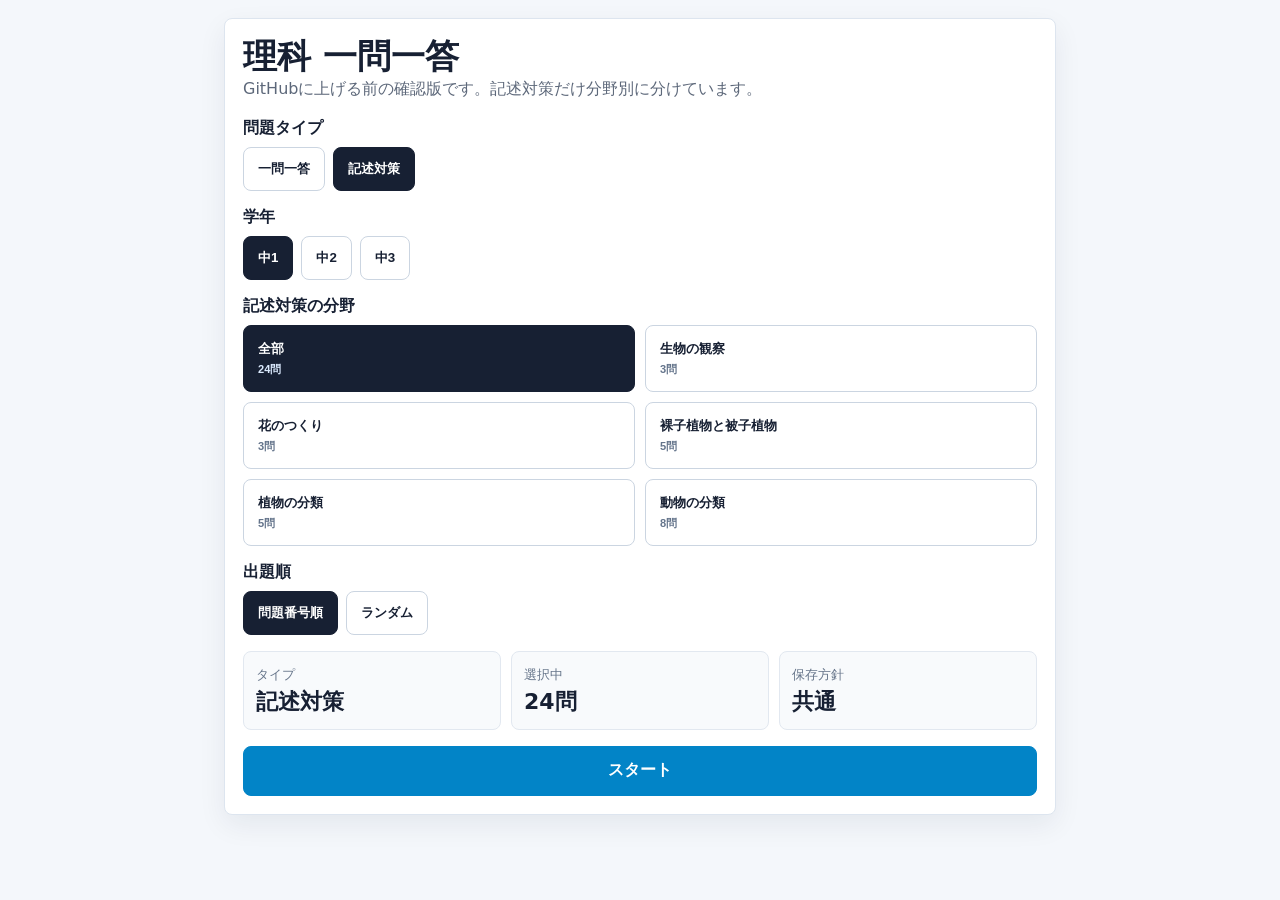
<file: science-quiz-before-github.html>
<!doctype html>
<html lang="ja">
<head>
  <meta charset="utf-8">
  <meta name="viewport" content="width=device-width, initial-scale=1">
  <title>理科アプリ GitHub前確認版</title>
  <style>
    * { box-sizing: border-box; }
    body {
      margin: 0;
      min-height: 100vh;
      font-family: system-ui, -apple-system, BlinkMacSystemFont, "Noto Sans JP", sans-serif;
      background: #f4f7fb;
      color: #172033;
    }
    main {
      width: min(860px, 100%);
      margin: 0 auto;
      padding: 18px 14px 36px;
    }
    .card {
      background: #fff;
      border: 1px solid #dde5ef;
      border-radius: 8px;
      padding: 18px;
      box-shadow: 0 10px 28px rgba(20, 31, 50, .07);
    }
    .stack { display: grid; gap: 16px; }
    .row {
      display: flex;
      align-items: center;
      justify-content: space-between;
      gap: 12px;
      flex-wrap: wrap;
    }
    h1, h2, p { margin: 0; }
    h1 { font-size: clamp(24px, 5vw, 34px); line-height: 1.15; }
    h2 { font-size: 16px; margin-bottom: 8px; }
    p { color: #5d687a; line-height: 1.6; }
    .muted { color: #66758a; font-size: 13px; }
    .controls {
      display: flex;
      flex-wrap: wrap;
      gap: 8px;
    }
    button {
      border: 1px solid #cbd5e1;
      border-radius: 8px;
      background: #fff;
      min-height: 44px;
      padding: 10px 14px;
      color: #172033;
      font-weight: 800;
      cursor: pointer;
    }
    button.active {
      background: #172033;
      border-color: #172033;
      color: #fff;
    }
    button.primary {
      background: #0284c7;
      border-color: #0284c7;
      color: #fff;
      width: 100%;
      min-height: 50px;
      font-size: 16px;
    }
    button:disabled { opacity: .45; cursor: not-allowed; }
    .grid {
      display: grid;
      grid-template-columns: repeat(2, minmax(0, 1fr));
      gap: 10px;
    }
    .category {
      text-align: left;
      height: auto;
      padding: 14px;
    }
    .category small {
      display: block;
      margin-top: 4px;
      color: #64748b;
      font-weight: 800;
    }
    button.active small { color: #dbeafe; }
    .summary {
      display: grid;
      grid-template-columns: repeat(3, minmax(0, 1fr));
      gap: 10px;
    }
    .stat {
      border: 1px solid #e2e8f0;
      border-radius: 8px;
      padding: 12px;
      background: #f8fafc;
    }
    .stat b { display: block; font-size: 22px; margin-top: 3px; }
    .question {
      border-left: 4px solid #0284c7;
      padding-left: 14px;
    }
    .choices {
      display: grid;
      grid-template-columns: repeat(2, minmax(0, 1fr));
      gap: 10px;
    }
    .choice {
      text-align: left;
      min-height: 58px;
      line-height: 1.5;
    }
    .correct { background: #dcfce7; border-color: #22c55e; }
    .wrong { background: #fee2e2; border-color: #ef4444; }
    .notice {
      background: #eff6ff;
      border: 1px solid #bfdbfe;
      color: #1e3a8a;
      border-radius: 8px;
      padding: 12px;
      font-size: 14px;
      line-height: 1.6;
    }
    @media (max-width: 640px) {
      .grid, .choices, .summary { grid-template-columns: 1fr; }
      .card { padding: 14px; }
    }
  </style>
</head>
<body>
  <main>
    <div id="app" class="card stack"></div>
  </main>

  <script>
    const shortAnswerQuestions = [
      {
        no: 1,
        unit: "花のつくり",
        question: "花粉がめしべの柱頭につくことを何というか。",
        answer: "受粉",
        choices: ["受粉", "発芽", "蒸散", "呼吸"]
      },
      {
        no: 2,
        unit: "植物の分類",
        question: "子葉が1枚の被子植物のなかまを何というか。",
        answer: "単子葉類",
        choices: ["単子葉類", "双子葉類", "裸子植物", "シダ植物"]
      },
      {
        no: 3,
        unit: "動物の分類",
        question: "背骨をもつ動物を何というか。",
        answer: "セキツイ動物",
        choices: ["セキツイ動物", "無セキツイ動物", "節足動物", "軟体動物"]
      }
    ];

    const descriptiveQuestions = [
      ["生物の観察", "動かせるものをルーペで観察するとき、よく見える位置をさがす方法として正しいものはどれか。", "ルーペを目に近づけ、観察するものを前後に動かす。", ["ルーペを観察するものに押しつける。", "ルーペを目から遠ざけ、顔だけを前後に動かす。", "ルーペを太陽に向けてから観察する。"]],
      ["生物の観察", "顕微鏡の観察を低倍率から始める理由として正しいものはどれか。", "低倍率の方が見える範囲が広く、観察したいものを見つけやすいから。", ["低倍率の方が必ず細部まではっきり見えるから。", "低倍率の方がプレパラートを使わなくてよいから。", "低倍率の方が対物レンズが不要だから。"]],
      ["生物の観察", "接眼レンズをのぞきながら対物レンズとプレパラートを近づけてはいけない理由として正しいものはどれか。", "対物レンズやプレパラートをこわすことを防ぐため。", ["見える範囲が広くなりすぎるため。", "光が強くなりすぎるため。", "倍率が低くなってしまうため。"]],
      ["花のつくり", "花の内側から外側への並びとして正しいものはどれか。", "めしべ、おしべ、花弁、がく", ["がく、花弁、おしべ、めしべ", "おしべ、めしべ、がく、花弁", "花弁、がく、めしべ、おしべ"]],
      ["花のつくり", "受粉とはどのようなことか。", "花粉がめしべの柱頭につくこと。", ["胚珠が果実になること。", "子房が種子になること。", "花弁が開くこと。"]],
      ["花のつくり", "サクラで受粉が起こった後、胚珠と子房はそれぞれどうなるか。", "胚珠は種子になり、子房は果実になる。", ["胚珠は果実になり、子房は種子になる。", "胚珠は花粉になり、子房は柱頭になる。", "胚珠は葉になり、子房は根になる。"]],
      ["裸子植物と被子植物", "裸子植物の説明として正しいものはどれか。", "胚珠が子房に包まれていない植物。", ["胚珠が子房に包まれている植物。", "種子をつくらず胞子だけでふえる植物。", "花粉をつくらない植物。"]],
      ["裸子植物と被子植物", "アブラナは果実ができ、マツは果実ができない理由として正しいものはどれか。", "アブラナには子房があり、子房が果実になるが、マツには子房がないから。", ["アブラナには胚珠がなく、マツには胚珠があるから。", "アブラナは裸子植物で、マツは被子植物だから。", "アブラナは受粉せず、マツだけが受粉するから。"]],
      ["裸子植物と被子植物", "単子葉類と双子葉類の子葉の数のちがいとして正しいものはどれか。", "単子葉類は1枚、双子葉類は2枚。", ["単子葉類は2枚、双子葉類は1枚。", "単子葉類も双子葉類も1枚。", "単子葉類も双子葉類も2枚。"]],
      ["裸子植物と被子植物", "単子葉類と双子葉類の葉脈の特徴として正しいものはどれか。", "単子葉類は平行脈、双子葉類は網状脈。", ["単子葉類は網状脈、双子葉類は平行脈。", "単子葉類も双子葉類も平行脈。", "単子葉類も双子葉類も網状脈。"]],
      ["裸子植物と被子植物", "単子葉類と双子葉類の根のつくりとして正しいものはどれか。", "単子葉類はひげ根、双子葉類は主根と側根。", ["単子葉類は主根と側根、双子葉類はひげ根。", "単子葉類も双子葉類もひげ根。", "単子葉類も双子葉類も主根と側根。"]],
      ["植物の分類", "シダ植物とコケ植物のからだのつくりのちがいとして正しいものはどれか。", "シダ植物には葉・茎・根の区別があるが、コケ植物には葉・茎・根の区別がない。", ["シダ植物には葉・茎・根の区別がないが、コケ植物にはある。", "シダ植物もコケ植物も葉・茎・根の区別がある。", "シダ植物もコケ植物も葉・茎・根の区別がない。"]],
      ["植物の分類", "ゼニゴケの胞子はどこでつくられるか。", "雌株でつくられる。", ["雄株でつくられる。", "根でつくられる。", "花弁でつくられる。"]],
      ["植物の分類", "コケ植物の仮根のはたらきとして正しいものはどれか。", "からだを地面などに固定する。", ["水や養分を運ぶ管としてはたらく。", "花粉をつくる。", "種子をつくる。"]],
      ["植物の分類", "種子植物を2つのなかまに分類する基準として正しいものはどれか。", "胚珠が子房に包まれているかどうか。", ["葉の色が濃いか薄いか。", "花が大きいか小さいか。", "根が長いか短いか。"]],
      ["植物の分類", "単子葉類の葉脈と根のつくりとして正しいものはどれか。", "葉脈は平行脈で、根はひげ根である。", ["葉脈は網状脈で、根は主根と側根である。", "葉脈は平行脈で、根は主根と側根である。", "葉脈は網状脈で、根はひげ根である。"]],
      ["動物の分類", "セキツイ動物と無セキツイ動物の分類基準として正しいものはどれか。", "背骨があるかないか。", ["体温が一定かどうか。", "卵を産むかどうか。", "水中で生活するかどうか。"]],
      ["動物の分類", "両生類の呼吸のしかたとして正しいものはどれか。", "幼生はえらで呼吸し、成体は肺と皮膚で呼吸する。", ["幼生も成体も肺だけで呼吸する。", "幼生は肺で呼吸し、成体はえらで呼吸する。", "幼生も成体もえらだけで呼吸する。"]],
      ["動物の分類", "胎生の説明として正しいものはどれか。", "母親の体内で子を育てて産むうまれ方。", ["卵を産み、卵から子がかえるうまれ方。", "胞子をつくってふえること。", "体が分かれて新しい個体になること。"]],
      ["動物の分類", "卵生の説明として正しいものはどれか。", "卵を産み、卵から子がかえるうまれ方。", ["母親の体内で子を育てて産むうまれ方。", "胎盤で子を育てるうまれ方。", "種子から子がかえるうまれ方。"]],
      ["動物の分類", "ハチュウ類や鳥類の卵の特徴として正しいものはどれか。", "殻があり、乾燥を防ぐつくりになっている。", ["殻がなく、水中でしか育たない。", "花粉を受け取るつくりがある。", "背骨がない。"]],
      ["動物の分類", "軟体動物にはえらをもつものが多い。このことからわかる生活場所として正しいものはどれか。", "水中で生活するものが多い。", ["空中で生活するものが多い。", "土の中だけで生活するものが多い。", "すべて陸上で生活する。"]],
      ["動物の分類", "節足動物の外骨格のはたらきとして正しいものはどれか。", "からだを保護し、支える。", ["花粉をつくる。", "水を吸い上げる。", "背骨として体内にある。"]],
      ["動物の分類", "昆虫類に共通する特徴として正しいものはどれか。", "からだは頭・胸・腹の3つに分かれ、胸に3対、つまり6本のあしがある。", ["からだは頭・胸の2つに分かれ、腹に4対のあしがある。", "からだは1つにまとまり、あしは10本ある。", "からだは頭・腹の2つに分かれ、胸に1対のあしがある。"]]
    ].map((q, i) => ({
      no: i + 1,
      category: q[0],
      unit: q[0],
      question: q[1],
      answer: q[2],
      choices: shuffle([q[2], ...q[3]])
    }));

    const allCategory = "全部";
    const categories = [allCategory, "生物の観察", "花のつくり", "裸子植物と被子植物", "植物の分類", "動物の分類"];
    const app = document.getElementById("app");
    const state = {
      mode: "記述対策",
      grade: "中1",
      category: allCategory,
      order: "number",
      questions: [],
      index: 0,
      selected: {},
      finished: false
    };

    function shuffle(items) {
      const copied = [...items];
      for (let i = copied.length - 1; i > 0; i--) {
        const j = Math.floor(Math.random() * (i + 1));
        [copied[i], copied[j]] = [copied[j], copied[i]];
      }
      return copied;
    }

    function set(key, value) {
      state[key] = value;
      render();
    }

    function availableQuestions() {
      if (state.mode === "一問一答") return shortAnswerQuestions;
      if (state.category === allCategory) return descriptiveQuestions;
      return descriptiveQuestions.filter(q => q.category === state.category);
    }

    function startQuiz() {
      const qs = availableQuestions();
      state.questions = state.order === "random" ? shuffle(qs) : [...qs];
      state.index = 0;
      state.selected = {};
      state.finished = false;
      renderQuiz();
    }

    function choose(choice) {
      const current = state.questions[state.index];
      state.selected[current.no] = choice;
      if (state.index + 1 >= state.questions.length) {
        state.finished = true;
      } else {
        state.index += 1;
      }
      renderQuiz();
    }

    function renderButtons(items, current, onClick, className = "") {
      return items.map(item => `<button class="${className} ${item === current ? "active" : ""}" data-value="${item}">${item}</button>`).join("");
    }

    function bindButtons(selector, callback) {
      document.querySelectorAll(selector).forEach(button => {
        button.addEventListener("click", () => callback(button.dataset.value));
      });
    }

    function render() {
      const count = availableQuestions().length;
      const categoryHtml = state.mode === "記述対策" ? `
        <section>
          <h2>記述対策の分野</h2>
          <div class="grid">
            ${categories.map(category => {
              const n = category === allCategory ? descriptiveQuestions.length : descriptiveQuestions.filter(q => q.category === category).length;
              return `<button class="category ${category === state.category ? "active" : ""}" data-category="${category}">${category}<small>${n}問</small></button>`;
            }).join("")}
          </div>
        </section>
      ` : `
        <section class="notice">一問一答を選んだときは、今まで通り「学年・分野・A/B」で進める想定です。この確認版では見た目確認用に中1生物のサンプルだけ入れています。</section>
      `;

      app.innerHTML = `
        <div class="row">
          <div>
            <h1>理科 一問一答</h1>
            <p>GitHubに上げる前の確認版です。記述対策だけ分野別に分けています。</p>
          </div>
        </div>

        <section>
          <h2>問題タイプ</h2>
          <div class="controls">${["一問一答", "記述対策"].map(item => `<button class="${item === state.mode ? "active" : ""}" data-mode="${item}">${item}</button>`).join("")}</div>
        </section>

        <section>
          <h2>学年</h2>
          <div class="controls">${["中1", "中2", "中3"].map(item => `<button class="${item === state.grade ? "active" : ""}" data-grade="${item}">${item}</button>`).join("")}</div>
        </section>

        ${categoryHtml}

        <section>
          <h2>出題順</h2>
          <div class="controls">
            <button class="${state.order === "number" ? "active" : ""}" data-order="number">問題番号順</button>
            <button class="${state.order === "random" ? "active" : ""}" data-order="random">ランダム</button>
          </div>
        </section>

        <section class="summary">
          <div class="stat"><span class="muted">タイプ</span><b>${state.mode}</b></div>
          <div class="stat"><span class="muted">選択中</span><b>${count}問</b></div>
          <div class="stat"><span class="muted">保存方針</span><b>共通</b></div>
        </section>

        <button class="primary" id="start">スタート</button>
      `;

      document.querySelectorAll("[data-mode]").forEach(button => {
        button.addEventListener("click", () => set("mode", button.dataset.mode));
      });
      document.querySelectorAll("[data-grade]").forEach(button => {
        button.addEventListener("click", () => set("grade", button.dataset.grade));
      });
      document.querySelectorAll("[data-category]").forEach(button => {
        button.addEventListener("click", () => set("category", button.dataset.category));
      });
      document.querySelectorAll("[data-order]").forEach(button => {
        button.addEventListener("click", () => set("order", button.dataset.order));
      });
      document.getElementById("start").addEventListener("click", startQuiz);
    }

    function renderQuiz() {
      if (state.finished) return renderResult();
      const q = state.questions[state.index];
      const label = state.mode === "記述対策" ? `${state.grade}・記述対策・${q.category}` : `${state.grade}・一問一答`;

      app.innerHTML = `
        <div class="row">
          <div>
            <h1>${state.mode}</h1>
            <p>${label}</p>
          </div>
          <button id="home">ホーム</button>
        </div>
        <section class="question stack">
          <p class="muted">第${state.index + 1}問 / ${state.questions.length}問　${q.unit}</p>
          <h2>${q.question}</h2>
        </section>
        <section class="choices">
          ${q.choices.map(choice => `<button class="choice" data-choice="${choice}">${choice}</button>`).join("")}
        </section>
      `;
      document.getElementById("home").addEventListener("click", render);
      document.querySelectorAll("[data-choice]").forEach(button => {
        button.addEventListener("click", () => choose(button.dataset.choice));
      });
    }

    function renderResult() {
      const score = state.questions.filter(q => state.selected[q.no] === q.answer).length;
      app.innerHTML = `
        <div class="row">
          <div>
            <h1>結果</h1>
            <p>${state.mode}・${state.category}</p>
          </div>
          <button id="home">ホームへ戻る</button>
        </div>
        <section class="summary">
          <div class="stat"><span class="muted">得点</span><b>${score}/${state.questions.length}</b></div>
          <div class="stat"><span class="muted">正答率</span><b>${Math.round(score / state.questions.length * 100)}%</b></div>
          <div class="stat"><span class="muted">保存</span><b>確認版</b></div>
        </section>
        <section class="stack">
          ${state.questions.map(q => {
            const selected = state.selected[q.no];
            const ok = selected === q.answer;
            return `
              <div class="card ${ok ? "correct" : "wrong"}">
                <p class="muted">第${q.no}問 ${q.unit}</p>
                <h2>${q.question}</h2>
                <p>選んだ答え：<b>${selected || "未回答"}</b></p>
                <p>正しい答え：<b>${q.answer}</b></p>
              </div>
            `;
          }).join("")}
        </section>
      `;
      document.getElementById("home").addEventListener("click", render);
    }

    render();
  </script>
</body>
</html>
</file>
